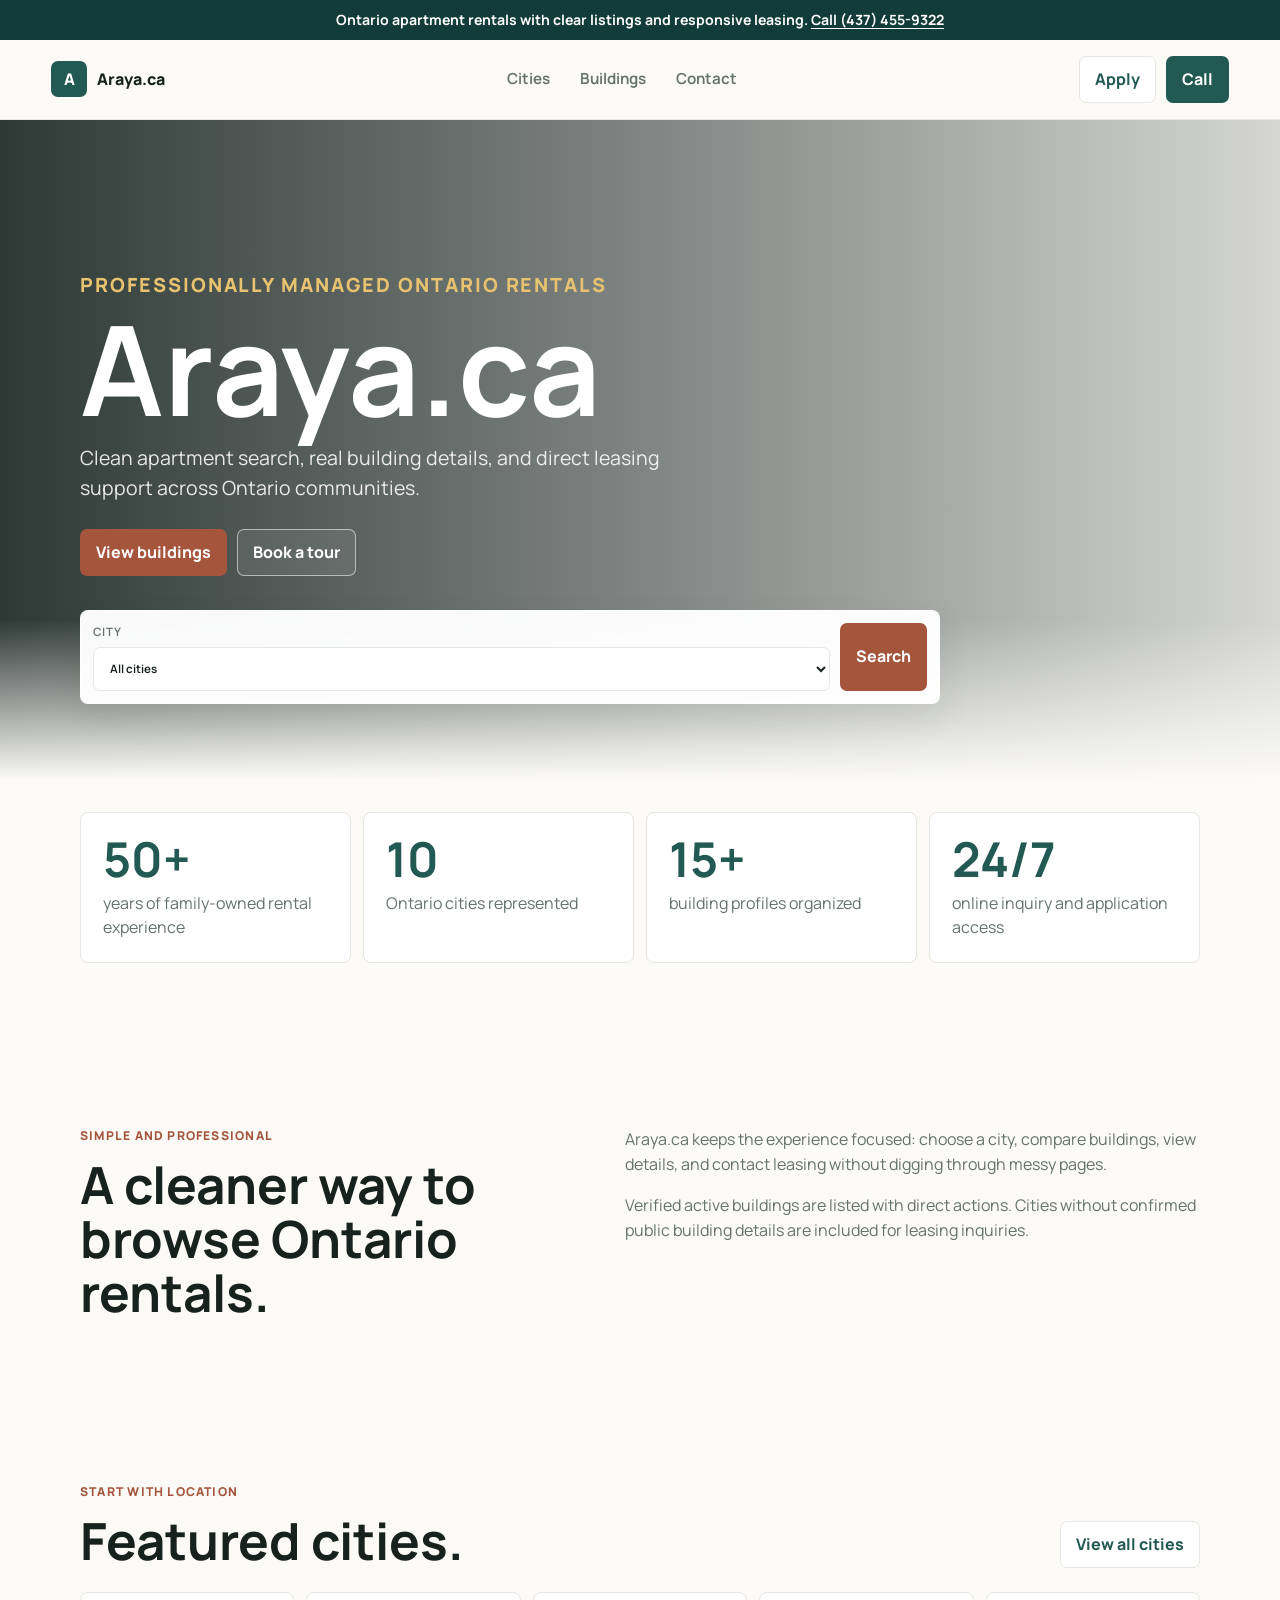
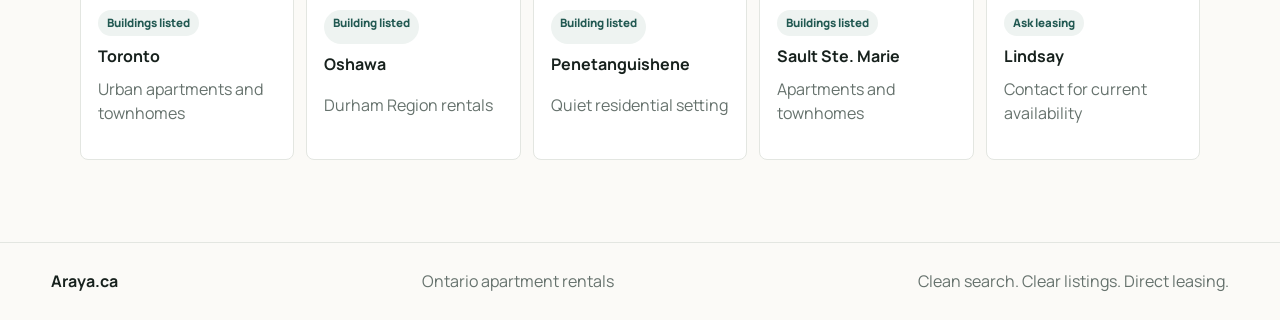
<file: index.html>
<!doctype html>
<html lang="en">
<head>
  <meta charset="utf-8" />
  <meta name="viewport" content="width=device-width, initial-scale=1" />
  <title>Araya.ca | Ontario Apartment Rentals</title>
  <meta
    name="description"
    content="Araya.ca helps renters find professionally managed apartments across Ontario."
  />
  <link rel="stylesheet" href="styles.css" />
</head>

<body data-page="home">
  <div class="topbar">
    Ontario apartment rentals with clear listings and responsive leasing.
    <a href="tel:437-455-9322">Call (437) 455-9322</a>
  </div>

  <header id="siteHeader"></header>

  <main>
    <section class="hero">
      <div class="hero-inner">
        <div class="hero-copy">
          <p class="eyebrow">Professionally managed Ontario rentals</p>
          <h1>Araya.ca</h1>
          <p>
            Clean apartment search, real building details, and direct leasing
            support across Ontario communities.
          </p>

          <div class="hero-actions">
            <a class="button primary" href="buildings.html">View buildings</a>
            <a class="button ghost" href="contact.html">Book a tour</a>
          </div>
        </div>

        <form class="search-panel" id="quickSearch">
          <label>
            City
            <select id="citySelect">
              <option value="all">All cities</option>
              <option value="toronto">Toronto</option>
              <option value="oshawa">Oshawa</option>
              <option value="penetanguishene">Penetanguishene</option>
              <option value="sault-ste-marie">Sault Ste. Marie</option>
              <option value="lindsay">Lindsay</option>
              <option value="guelph">Guelph</option>
              <option value="london">London</option>
              <option value="kitchener">Kitchener</option>
              <option value="cambridge">Cambridge</option>
              <option value="hamilton">Hamilton</option>
            </select>
          </label>

          <button class="button primary" type="submit">Search</button>
        </form>
      </div>
    </section>

    <section class="section stats">
      <div class="stat">
        <strong>50+</strong>
        <span>years of family-owned rental experience</span>
      </div>

      <div class="stat">
        <strong>10</strong>
        <span>Ontario cities represented</span>
      </div>

      <div class="stat">
        <strong>15+</strong>
        <span>building profiles organized</span>
      </div>

      <div class="stat">
        <strong>24/7</strong>
        <span>online inquiry and application access</span>
      </div>
    </section>

    <section class="section split">
      <div>
        <p class="eyebrow">Simple and professional</p>
        <h2>A cleaner way to browse Ontario rentals.</h2>
      </div>

      <div class="body-copy">
        <p>
          Araya.ca keeps the experience focused: choose a city, compare
          buildings, view details, and contact leasing without digging through
          messy pages.
        </p>

        <p>
          Verified active buildings are listed with direct actions. Cities
          without confirmed public building details are included for leasing
          inquiries.
        </p>
      </div>
    </section>

    <section class="section">
      <div class="section-heading">
        <div>
          <p class="eyebrow">Start with location</p>
          <h2>Featured cities.</h2>
        </div>

        <a class="button light" href="cities.html">View all cities</a>
      </div>

      <div class="city-grid" id="cityGrid"></div>
    </section>
  </main>

  <footer id="siteFooter"></footer>

  <script src="data.js"></script>
  <script src="app.js"></script>
</body>
</html>
</file>
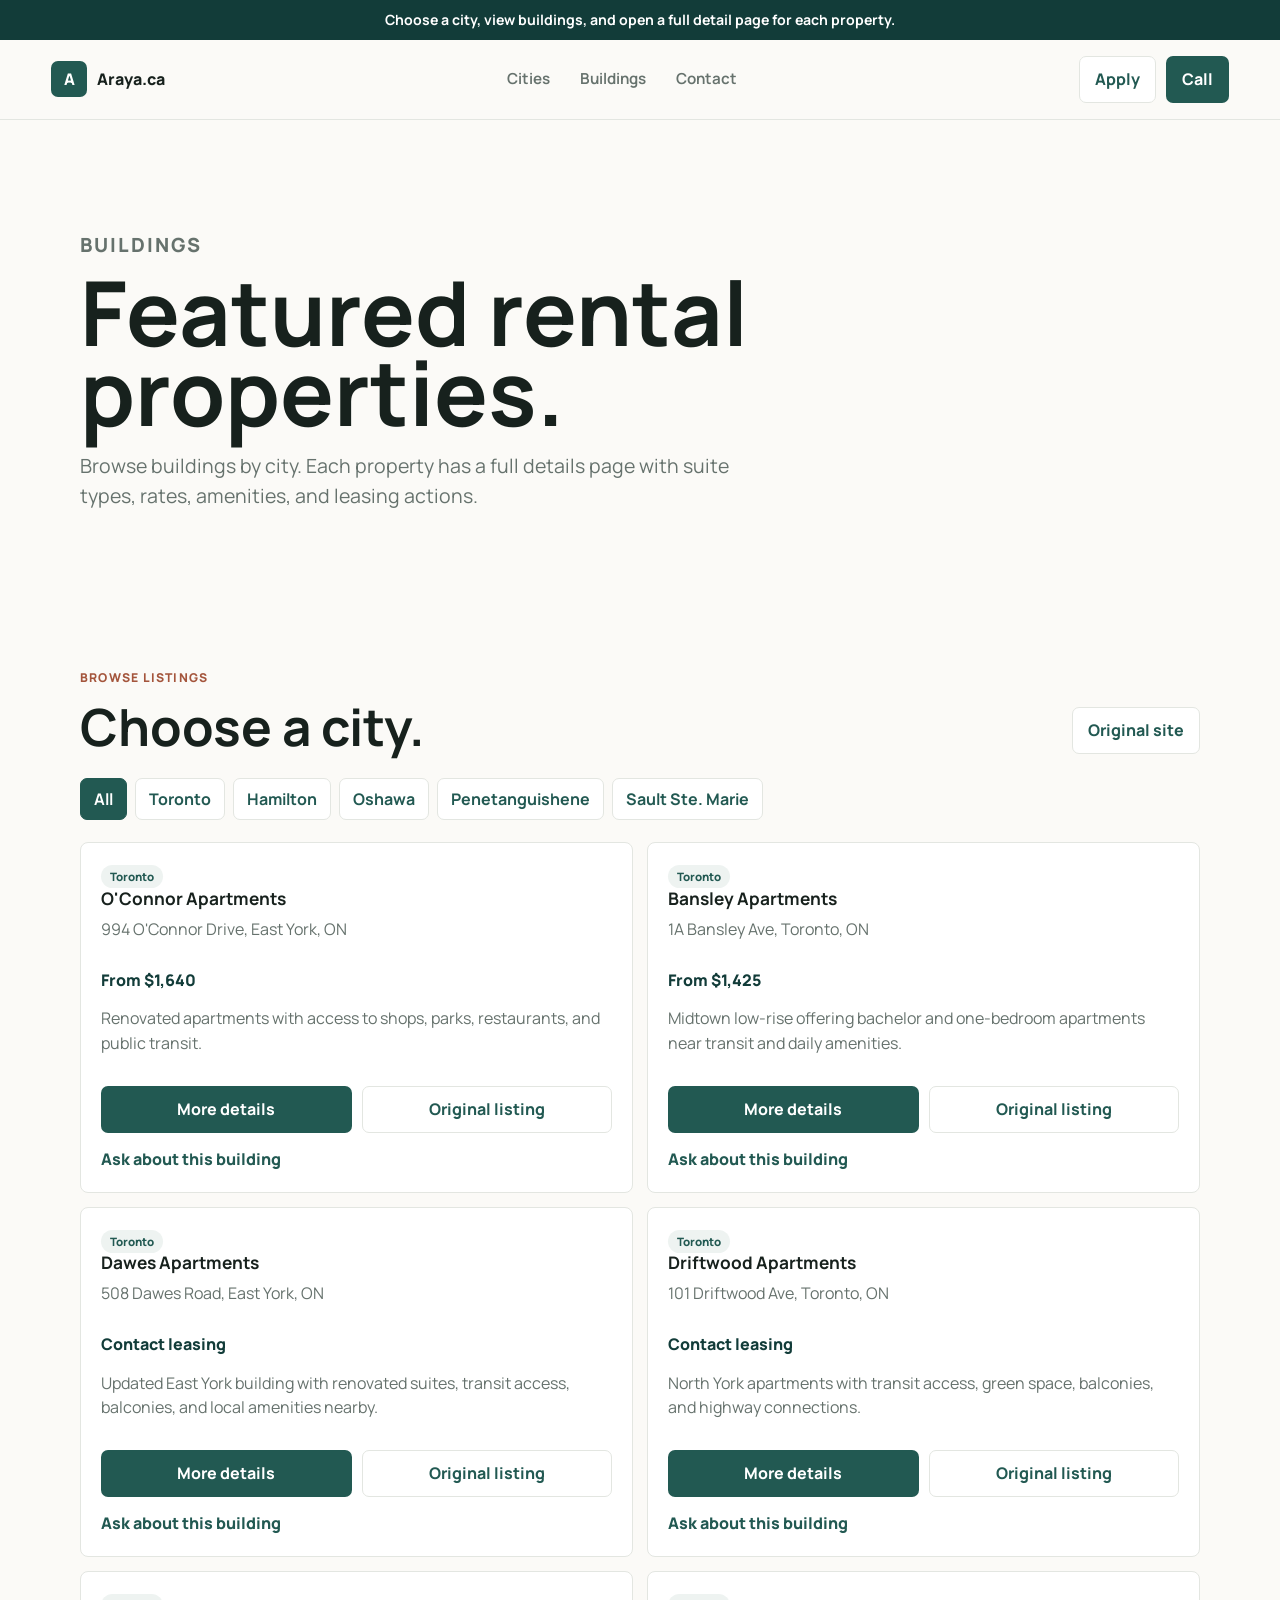
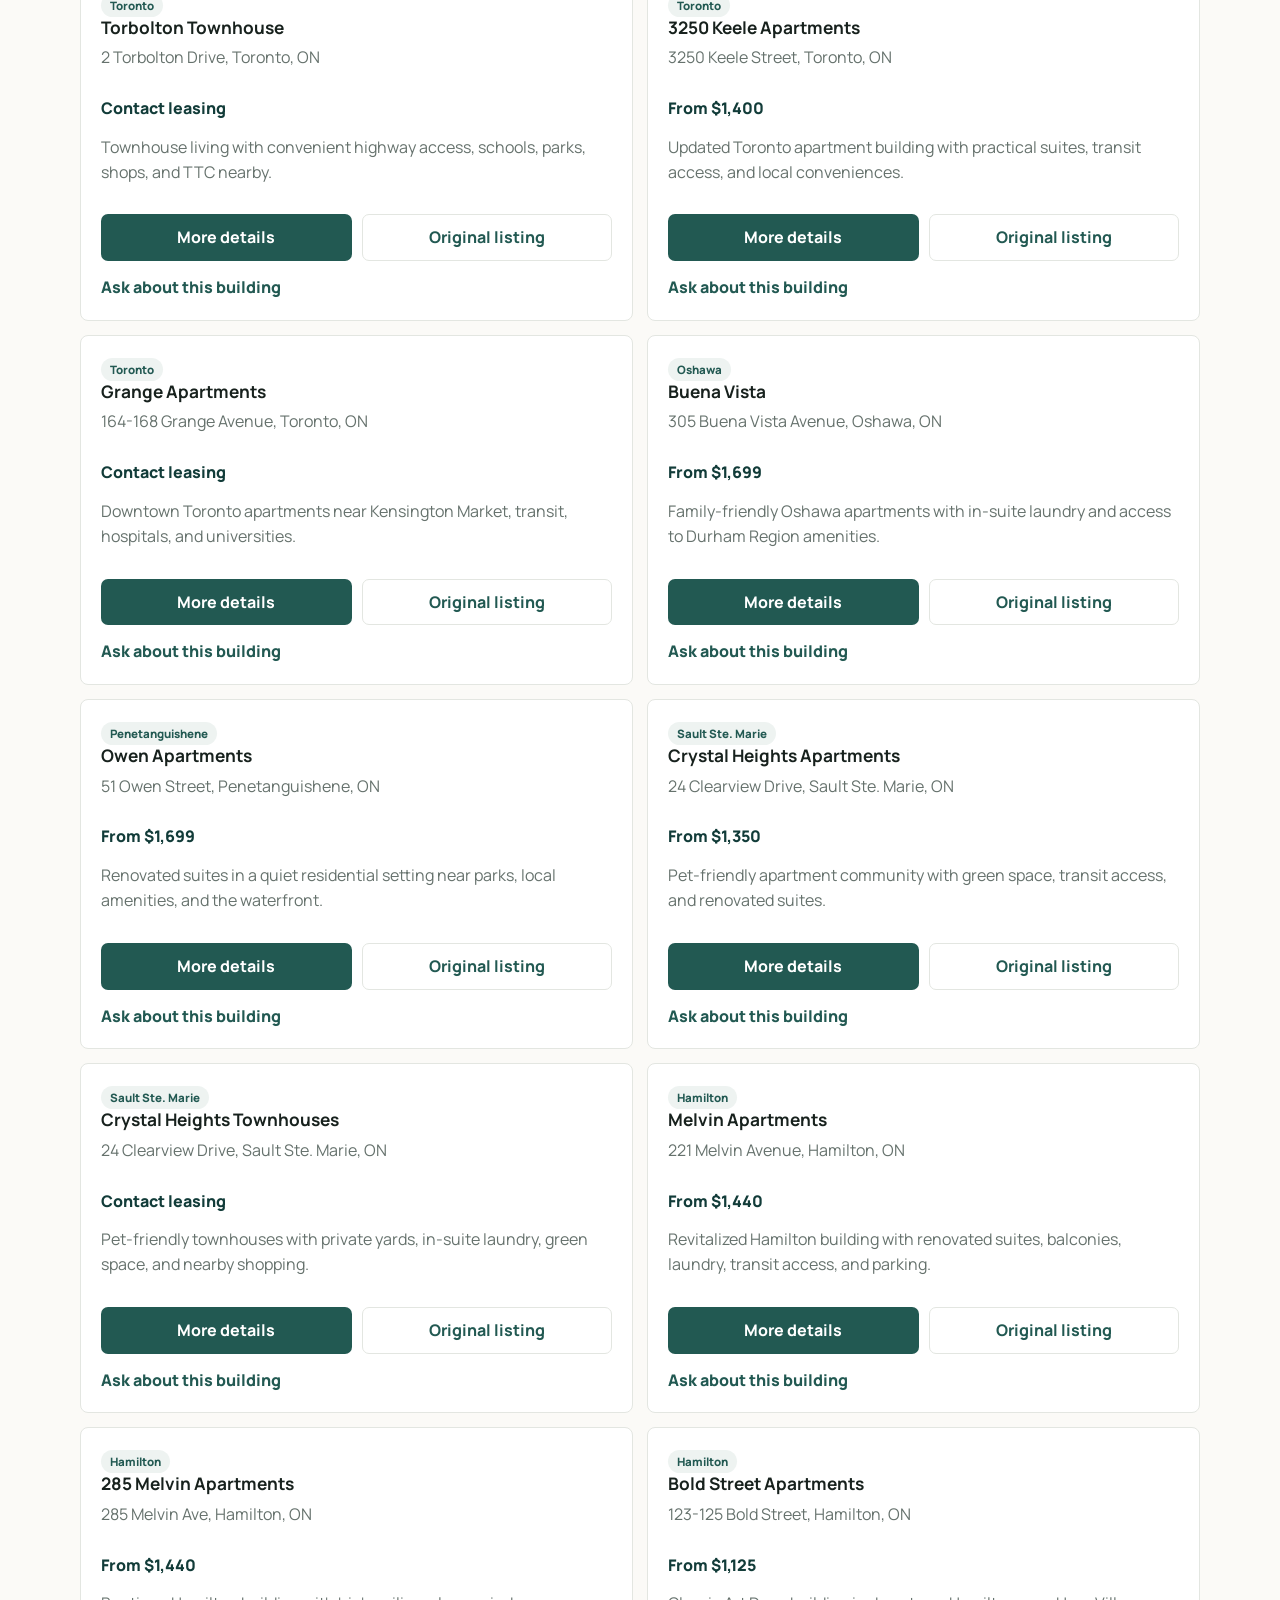
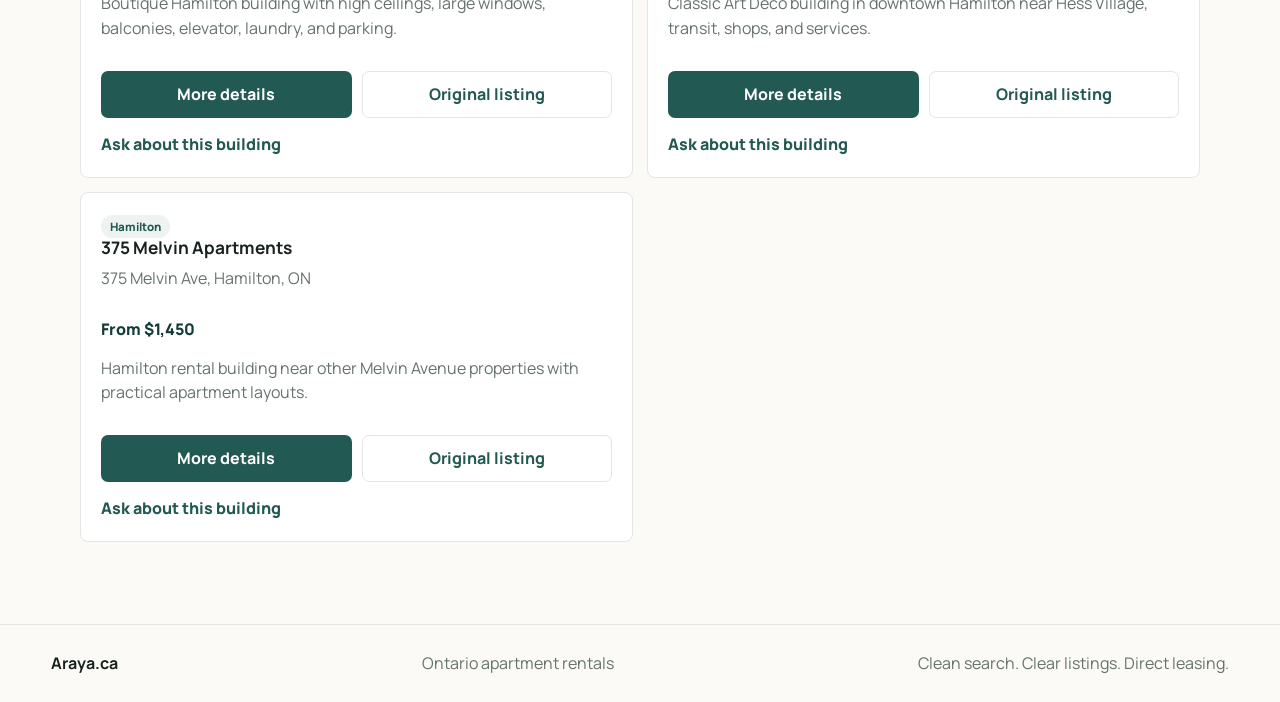
<file: buildings.html>
<!doctype html>
<html lang="en">
<head>
  <meta charset="utf-8" />
  <meta name="viewport" content="width=device-width, initial-scale=1" />
  <title>Buildings | Araya.ca</title>
  <meta
    name="description"
    content="Browse Araya.ca apartment buildings across Ontario."
  />
  <link rel="stylesheet" href="styles.css" />
</head>

<body data-page="buildings">
  <div class="topbar">
    Choose a city, view buildings, and open a full detail page for each property.
  </div>

  <header id="siteHeader"></header>

  <main>
    <section class="page-hero">
      <p class="eyebrow">Buildings</p>
      <h1>Featured rental properties.</h1>
      <p>
        Browse buildings by city. Each property has a full details page with
        suite types, rates, amenities, and leasing actions.
      </p>
    </section>

    <section class="section">
      <div class="section-heading">
        <div>
          <p class="eyebrow">Browse listings</p>
          <h2>Choose a city.</h2>
        </div>

        <a
          class="button light"
          href="https://www.familyproperties.ca/"
          target="_blank"
          rel="noreferrer"
        >
          Original site
        </a>
      </div>

      <div class="filters">
        <button class="filter active" type="button" data-filter="all">All</button>
        <button class="filter" type="button" data-filter="toronto">Toronto</button>
        <button class="filter" type="button" data-filter="hamilton">Hamilton</button>
        <button class="filter" type="button" data-filter="oshawa">Oshawa</button>
        <button class="filter" type="button" data-filter="penetanguishene">Penetanguishene</button>
        <button class="filter" type="button" data-filter="sault-ste-marie">Sault Ste. Marie</button>
      </div>

      <div class="buildings-grid" id="buildingGrid"></div>
    </section>
  </main>

  <footer id="siteFooter"></footer>

  <script src="data.js"></script>
  <script src="app.js"></script>
</body>
</html>
</file>
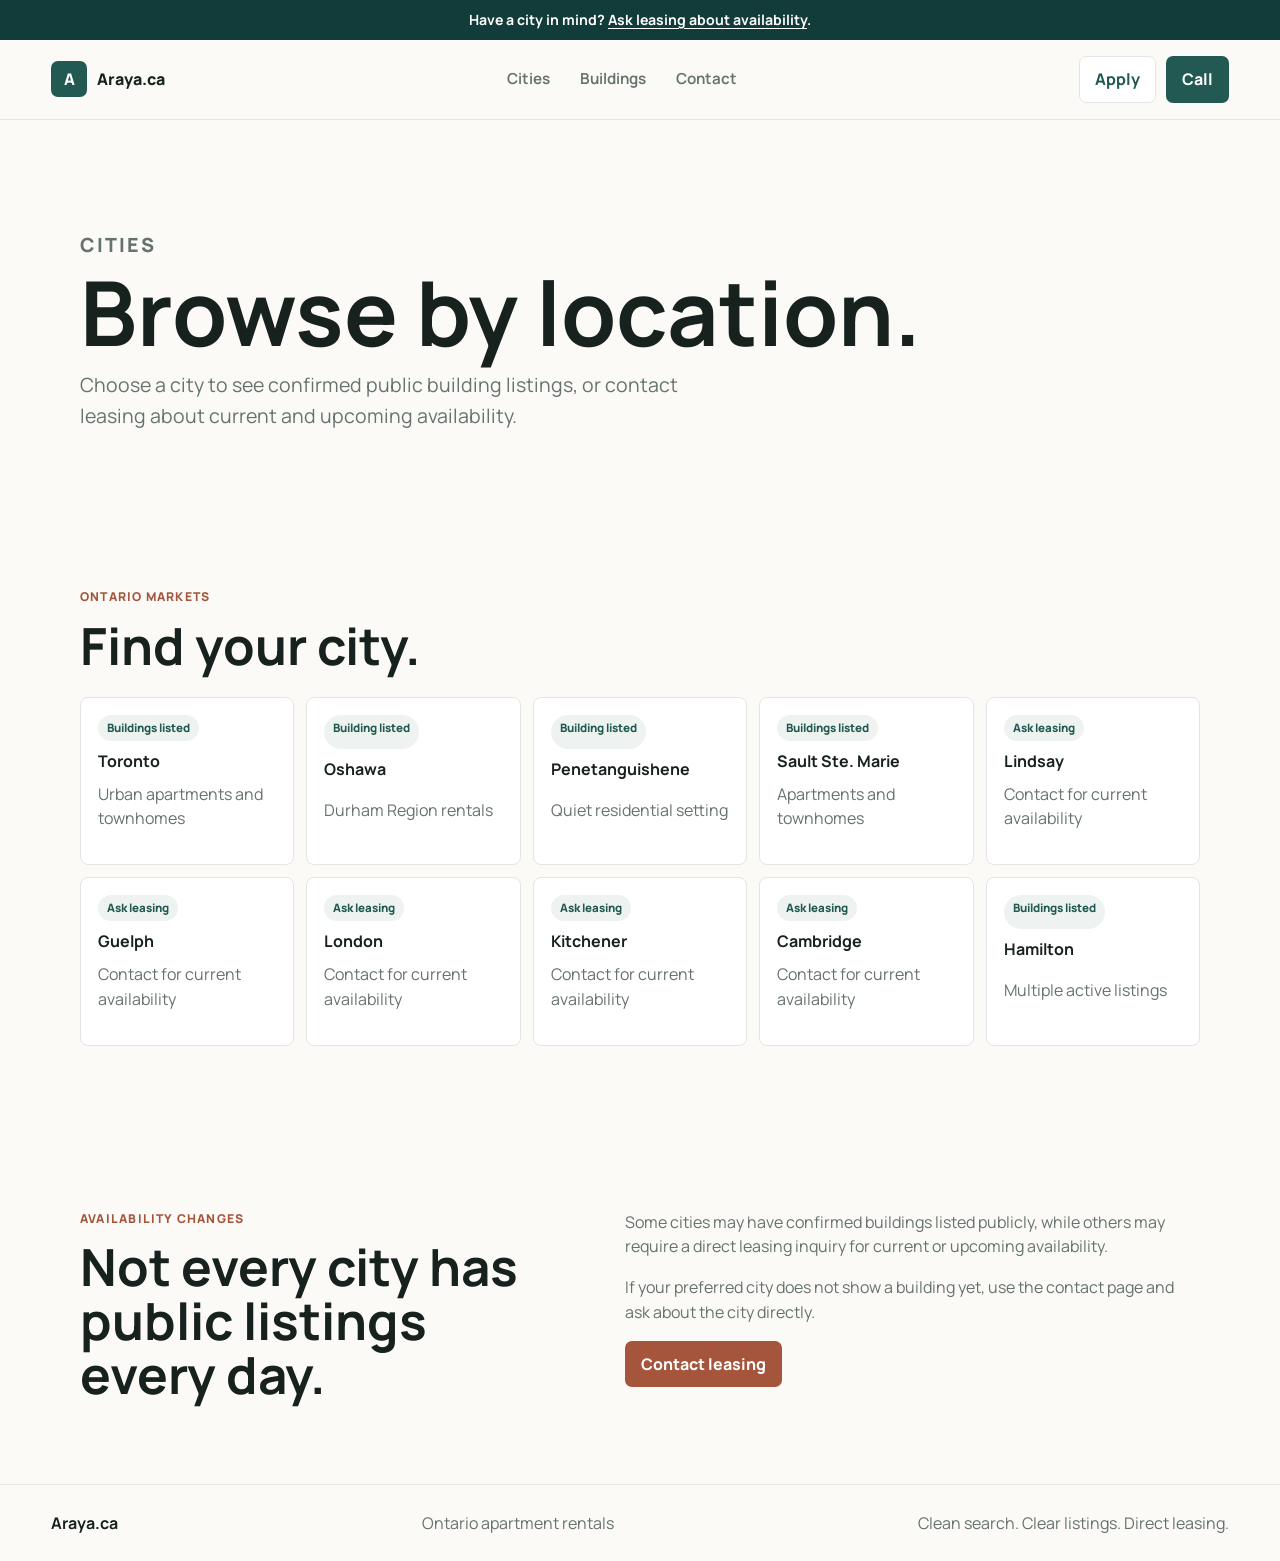
<file: cities.html>
<!doctype html>
<html lang="en">
<head>
  <meta charset="utf-8" />
  <meta name="viewport" content="width=device-width, initial-scale=1" />
  <title>Cities | Araya.ca</title>
  <meta
    name="description"
    content="Browse Araya.ca apartment rental cities across Ontario."
  />
  <link rel="stylesheet" href="styles.css" />
</head>

<body data-page="cities">
  <div class="topbar">
    Have a city in mind?
    <a href="contact.html">Ask leasing about availability</a>.
  </div>

  <header id="siteHeader"></header>

  <main>
    <section class="page-hero">
      <p class="eyebrow">Cities</p>
      <h1>Browse by location.</h1>
      <p>
        Choose a city to see confirmed public building listings, or contact
        leasing about current and upcoming availability.
      </p>
    </section>

    <section class="section">
      <div class="section-heading">
        <div>
          <p class="eyebrow">Ontario markets</p>
          <h2>Find your city.</h2>
        </div>
      </div>

      <div class="city-grid" id="cityGrid"></div>
    </section>

    <section class="section split">
      <div>
        <p class="eyebrow">Availability changes</p>
        <h2>Not every city has public listings every day.</h2>
      </div>

      <div class="body-copy">
        <p>
          Some cities may have confirmed buildings listed publicly, while others
          may require a direct leasing inquiry for current or upcoming
          availability.
        </p>

        <p>
          If your preferred city does not show a building yet, use the contact
          page and ask about the city directly.
        </p>

        <a class="button primary" href="contact.html">Contact leasing</a>
      </div>
    </section>
  </main>

  <footer id="siteFooter"></footer>

  <script src="data.js"></script>
  <script src="app.js"></script>
</body>
</html>
</file>
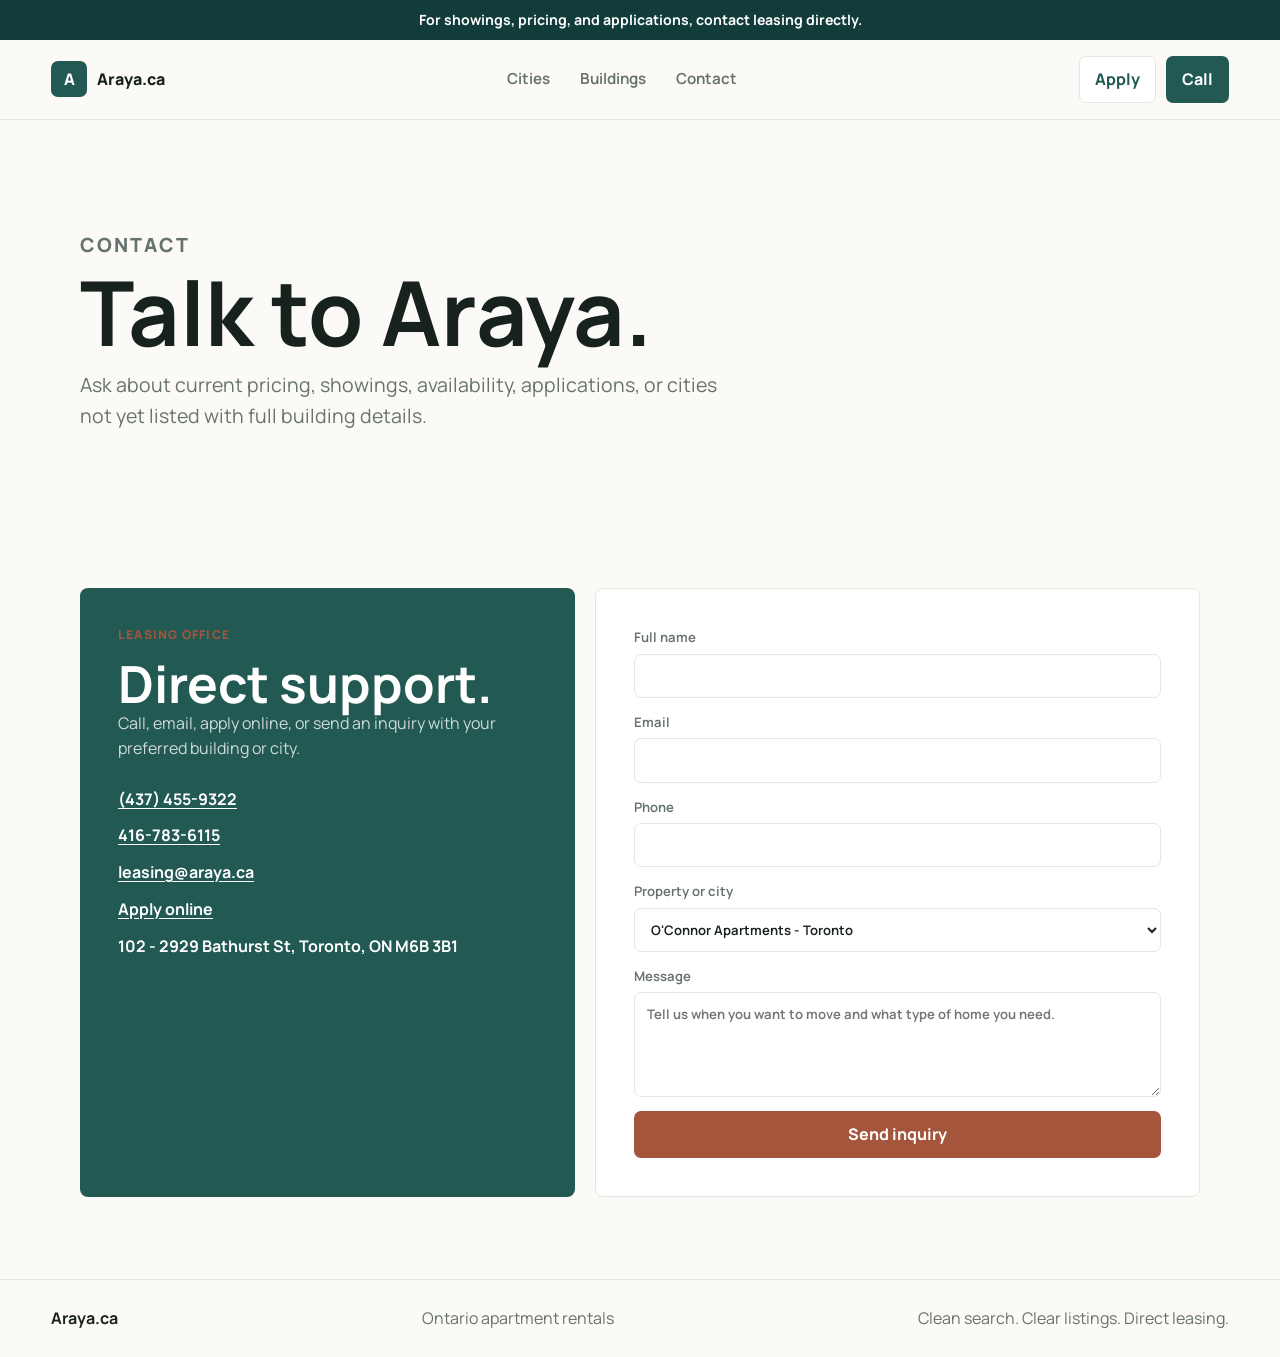
<file: contacts.html>
<!doctype html>
<html lang="en">
<head>
  <meta charset="utf-8" />
  <meta name="viewport" content="width=device-width, initial-scale=1" />
  <title>Contact | Araya.ca</title>
  <meta
    name="description"
    content="Contact Araya.ca leasing for Ontario apartment availability, applications, showings, and rental questions."
  />
  <link rel="stylesheet" href="styles.css" />
</head>

<body data-page="contact">
  <div class="topbar">
    For showings, pricing, and applications, contact leasing directly.
  </div>

  <header id="siteHeader"></header>

  <main>
    <section class="page-hero">
      <p class="eyebrow">Contact</p>
      <h1>Talk to Araya.</h1>
      <p>
        Ask about current pricing, showings, availability, applications, or
        cities not yet listed with full building details.
      </p>
    </section>

    <section class="section contact">
      <div class="contact-panel">
        <p class="eyebrow">Leasing office</p>
        <h2>Direct support.</h2>

        <p class="muted">
          Call, email, apply online, or send an inquiry with your preferred
          building or city.
        </p>

        <div class="contact-links">
          <a href="tel:437-455-9322">(437) 455-9322</a>
          <a href="tel:416-783-6115">416-783-6115</a>
          <a href="mailto:leasing@araya.ca">leasing@araya.ca</a>
          <a
            href="https://secured-forms.com/reply-to/family-properties"
            target="_blank"
            rel="noreferrer"
          >
            Apply online
          </a>
          <span>102 - 2929 Bathurst St, Toronto, ON M6B 3B1</span>
        </div>
      </div>

      <form
        class="contact-form"
        action="mailto:leasing@araya.ca"
        method="post"
        enctype="text/plain"
      >
        <label>
          Full name
          <input name="name" autocomplete="name" required />
        </label>

        <label>
          Email
          <input name="email" type="email" autocomplete="email" required />
        </label>

        <label>
          Phone
          <input name="phone" type="tel" autocomplete="tel" />
        </label>

        <label>
          Property or city
          <select name="property" id="propertySelect"></select>
        </label>

        <label>
          Message
          <textarea
            name="message"
            rows="4"
            placeholder="Tell us when you want to move and what type of home you need."
          ></textarea>
        </label>

        <button class="button primary" type="submit">
          Send inquiry
        </button>
      </form>
    </section>
  </main>

  <footer id="siteFooter"></footer>

  <script src="data.js"></script>
  <script src="app.js"></script>
</body>
</html>
</file>
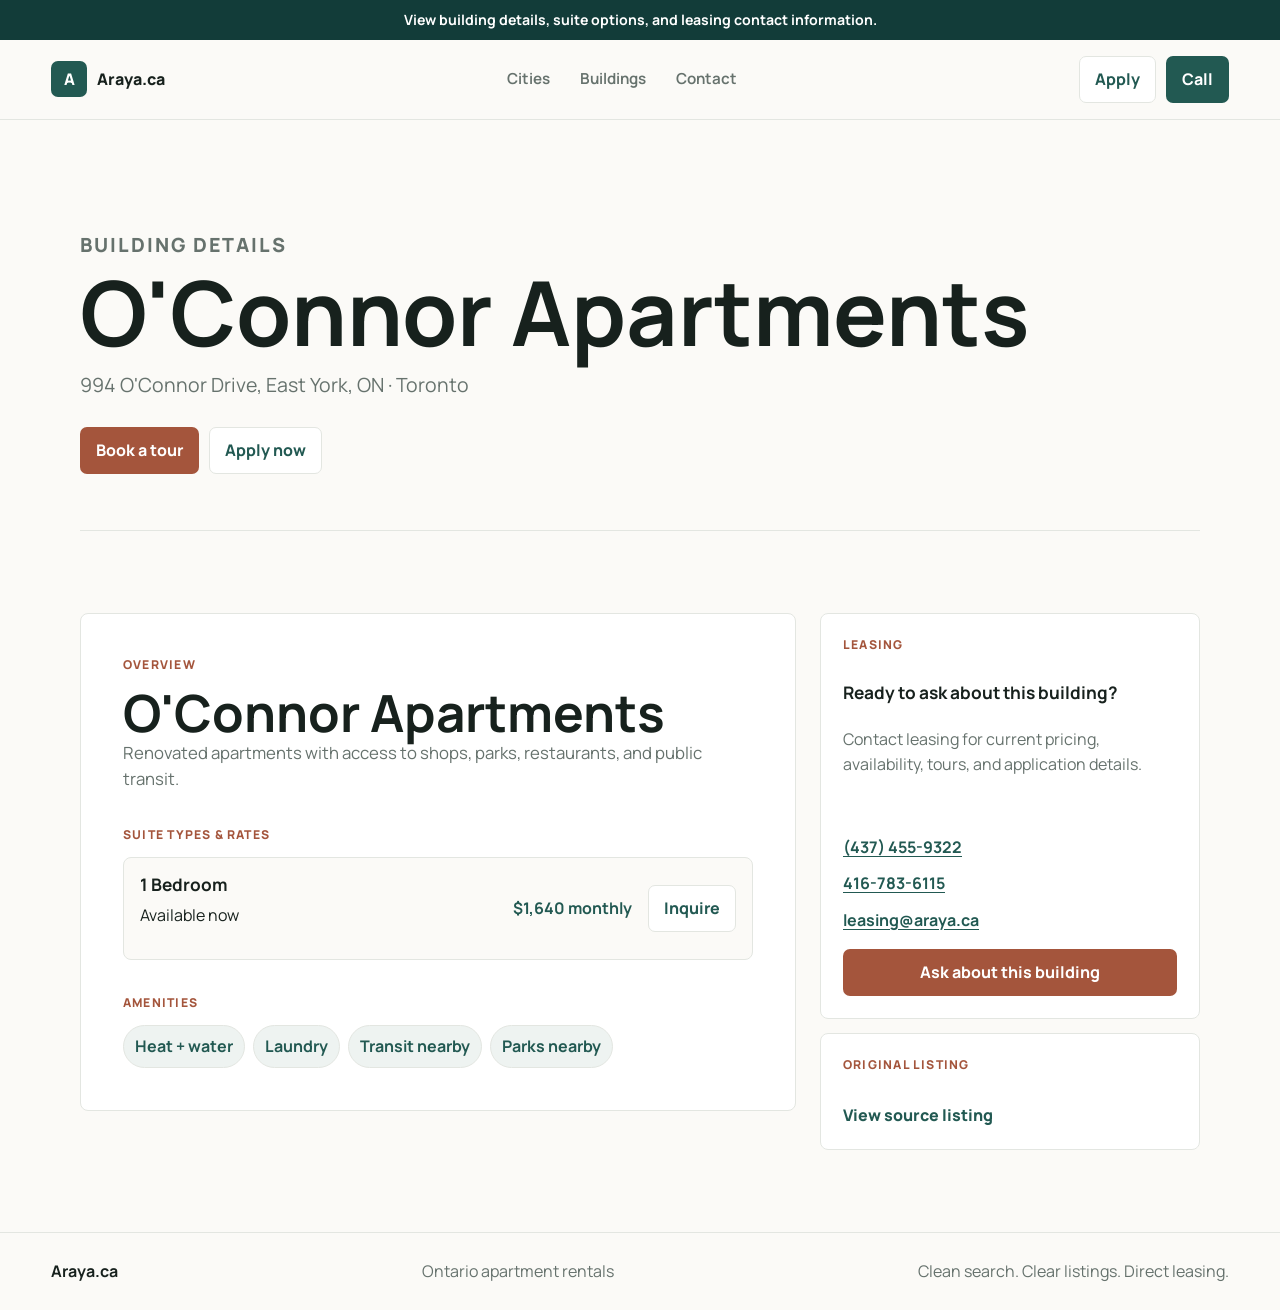
<file: details.html>
<!doctype html>
<html lang="en">
<head>
  <meta charset="utf-8" />
  <meta name="viewport" content="width=device-width, initial-scale=1" />
  <title>Building Details | Araya.ca</title>
  <meta
    name="description"
    content="View Araya.ca building details, suite types, rates, amenities, and leasing contact information."
  />
  <link rel="stylesheet" href="styles.css" />
</head>

<body data-page="details">
  <div class="topbar">
    View building details, suite options, and leasing contact information.
  </div>

  <header id="siteHeader"></header>

  <main>
    <section class="page-hero detail-hero">
      <p class="eyebrow">Building details</p>
      <h1 id="detailTitle">Building</h1>
      <p id="detailAddress"></p>

      <div class="hero-actions">
        <a class="button primary" id="detailContact" href="contact.html">Book a tour</a>
        <a
          class="button light"
          href="https://secured-forms.com/reply-to/family-properties"
          target="_blank"
          rel="noreferrer"
        >
          Apply now
        </a>
      </div>
    </section>

    <section class="section detail-layout">
      <article class="detail-main">
        <p class="eyebrow">Overview</p>
        <h2 id="detailName">Property overview</h2>
        <p class="detail-copy" id="detailSummary"></p>

        <div class="detail-block">
          <p class="eyebrow">Suite types & rates</p>
          <div class="detail-suites" id="detailSuites"></div>
        </div>

        <div class="detail-block">
          <p class="eyebrow">Amenities</p>
          <div class="amenity-grid" id="detailAmenities"></div>
        </div>
      </article>

      <aside class="detail-sidebar">
        <div class="sidebar-card">
          <p class="eyebrow">Leasing</p>
          <h3>Ready to ask about this building?</h3>
          <p class="muted">
            Contact leasing for current pricing, availability, tours, and application details.
          </p>

          <div class="contact-links dark-links">
            <a href="tel:437-455-9322">(437) 455-9322</a>
            <a href="tel:416-783-6115">416-783-6115</a>
            <a href="mailto:leasing@araya.ca">leasing@araya.ca</a>
          </div>

          <a class="button primary full" id="sidebarContact" href="contact.html">
            Ask about this building
          </a>
        </div>

        <div class="sidebar-card">
          <p class="eyebrow">Original listing</p>
          <a class="text-link" id="originalListing" href="#" target="_blank" rel="noreferrer">
            View source listing
          </a>
        </div>
      </aside>
    </section>
  </main>

  <footer id="siteFooter"></footer>

  <script src="data.js"></script>
  <script src="app.js"></script>
</body>
</html>
</file>
<file: styles.css>
@import url("https://fonts.googleapis.com/css2?family=Manrope:wght@400;500;600;700;800&display=swap");

:root {
  --ink: #17211d;
  --muted: #66726d;
  --paper: #fbfaf7;
  --white: #ffffff;
  --line: #e3e6e1;
  --green: #225952;
  --deep: #123c39;
  --clay: #a4553c;
  --soft: #eef3f1;
  --shadow: 0 14px 34px rgba(23, 33, 29, 0.08);
}

* {
  box-sizing: border-box;
}

html {
  scroll-behavior: smooth;
}

body {
  margin: 0;
  color: var(--ink);
  background: var(--paper);
  font-family: "Manrope", system-ui, -apple-system, BlinkMacSystemFont, "Segoe UI", sans-serif;
  line-height: 1.55;
}

a {
  color: inherit;
  text-decoration: none;
}

button,
input,
select,
textarea {
  font: inherit;
}

.topbar {
  padding: 9px 18px;
  color: #fff;
  background: var(--deep);
  text-align: center;
  font-size: 0.88rem;
  font-weight: 700;
}

.topbar a,
.contact-links a {
  text-decoration: underline;
  text-underline-offset: 3px;
}

header {
  position: sticky;
  top: 0;
  z-index: 20;
  display: flex;
  align-items: center;
  justify-content: space-between;
  gap: 24px;
  padding: 16px clamp(18px, 4vw, 56px);
  background: rgba(251, 250, 247, 0.95);
  border-bottom: 1px solid var(--line);
  backdrop-filter: blur(16px);
}

.brand {
  display: inline-flex;
  align-items: center;
  gap: 10px;
  font-weight: 800;
}

.brand-mark {
  display: grid;
  width: 36px;
  height: 36px;
  place-items: center;
  color: #fff;
  background: var(--green);
  border-radius: 7px;
}

nav {
  display: flex;
  align-items: center;
  gap: clamp(14px, 3vw, 30px);
  color: var(--muted);
  font-size: 0.95rem;
  font-weight: 650;
}

nav a:hover,
.text-link:hover {
  color: var(--clay);
}

.header-actions {
  display: flex;
  align-items: center;
  gap: 10px;
}

.button {
  display: inline-flex;
  align-items: center;
  justify-content: center;
  min-height: 42px;
  padding: 10px 15px;
  border: 1px solid transparent;
  border-radius: 7px;
  cursor: pointer;
  font-weight: 750;
  text-align: center;
}

.button.primary {
  color: #fff;
  background: var(--clay);
}

.button.dark {
  color: #fff;
  background: var(--green);
}

.button.light {
  color: var(--green);
  background: #fff;
  border-color: var(--line);
}

.button.ghost {
  color: #fff;
  border-color: rgba(255, 255, 255, 0.55);
  background: rgba(255, 255, 255, 0.08);
}

.hero {
  min-height: 660px;
  position: relative;
  display: grid;
  align-items: end;
  isolation: isolate;
  overflow: hidden;
}

.hero::before {
  content: "";
  position: absolute;
  inset: 0;
  z-index: -2;
  background:
    linear-gradient(90deg, rgba(12, 25, 22, 0.86), rgba(12, 25, 22, 0.52), rgba(12, 25, 22, 0.16)),
    url("https://images.unsplash.com/photo-1600607687920-4e2a09cf159d?auto=format&fit=crop&w=1900&q=85") center / cover;
}

.hero::after {
  content: "";
  position: absolute;
  inset: auto 0 0;
  z-index: -1;
  height: 160px;
  background: linear-gradient(0deg, var(--paper), rgba(251, 250, 247, 0));
}

.hero-inner,
.section,
.page-hero {
  width: min(1120px, calc(100% - 40px));
  margin: 0 auto;
}

.hero-inner {
  margin-bottom: 76px;
  color: #fff;
}

.hero-copy {
  max-width: 690px;
}

.page-hero {
  padding: clamp(64px, 9vw, 110px) 0 clamp(30px, 5vw, 56px);
}

.eyebrow {
  margin: 0 0 12px;
  color: var(--clay);
  font-size: 0.76rem;
  font-weight: 800;
  letter-spacing: 0.1em;
  text-transform: uppercase;
}

.hero .eyebrow {
  color: #e7c26f;
}

h1,
h2,
h3,
p {
  margin-top: 0;
}

h1 {
  margin-bottom: 18px;
  font-size: clamp(3.5rem, 10vw, 7.8rem);
  line-height: 0.9;
  letter-spacing: 0;
}

.page-hero h1 {
  font-size: clamp(2.6rem, 7vw, 5.8rem);
}

h2 {
  margin-bottom: 0;
  font-size: clamp(1.9rem, 4vw, 3.5rem);
  line-height: 1.05;
  letter-spacing: 0;
}

h3 {
  margin-bottom: 7px;
  font-size: 1.08rem;
  line-height: 1.25;
}

.hero p,
.page-hero p {
  max-width: 650px;
  color: rgba(255, 255, 255, 0.88);
  font-size: clamp(1.02rem, 1.7vw, 1.22rem);
}

.page-hero p {
  color: var(--muted);
}

.hero-actions {
  display: flex;
  flex-wrap: wrap;
  gap: 10px;
  margin-top: 26px;
}

.search-panel {
  display: grid;
  grid-template-columns: 1.1fr 1fr auto;
  gap: 10px;
  width: min(860px, 100%);
  margin-top: 34px;
  padding: 12px;
  background: rgba(255, 255, 255, 0.97);
  border: 1px solid rgba(255, 255, 255, 0.62);
  border-radius: 8px;
  box-shadow: var(--shadow);
}

label {
  display: grid;
  gap: 6px;
  color: var(--muted);
  font-size: 0.82rem;
  font-weight: 650;
}

.search-panel label {
  font-size: 0.72rem;
  letter-spacing: 0.08em;
  text-transform: uppercase;
}

select,
input,
textarea {
  width: 100%;
  min-height: 44px;
  padding: 11px 12px;
  color: var(--ink);
  background: #fff;
  border: 1px solid var(--line);
  border-radius: 7px;
}

textarea {
  resize: vertical;
}

.section {
  padding: clamp(48px, 7vw, 82px) 0;
}

.stats {
  display: grid;
  grid-template-columns: repeat(4, minmax(0, 1fr));
  gap: 12px;
  padding-top: 32px;
}

.stat {
  min-height: 120px;
  padding: 22px;
  background: #fff;
  border: 1px solid var(--line);
  border-radius: 8px;
}

.stat strong {
  display: block;
  margin-bottom: 8px;
  color: var(--green);
  font-size: clamp(1.8rem, 4vw, 3rem);
  line-height: 1;
}

.muted,
.stat span,
.building-card p,
.city-card p,
.step p,
.suite-row p,
.empty-state {
  color: var(--muted);
}

.split {
  display: grid;
  grid-template-columns: 0.9fr 1.1fr;
  gap: clamp(28px, 6vw, 74px);
  align-items: start;
}

.body-copy {
  color: var(--muted);
  font-size: 1rem;
}

.section-heading {
  display: flex;
  align-items: end;
  justify-content: space-between;
  gap: 24px;
  margin-bottom: 24px;
}

.section-heading > div {
  max-width: 700px;
}

.city-grid {
  display: grid;
  grid-template-columns: repeat(5, minmax(0, 1fr));
  gap: 12px;
}

.city-card {
  display: grid;
  gap: 8px;
  min-height: 124px;
  padding: 17px;
  background: #fff;
  border: 1px solid var(--line);
  border-radius: 8px;
  text-align: left;
}

.city-card:hover,
.building-card:hover {
  border-color: rgba(31, 90, 84, 0.45);
  box-shadow: var(--shadow);
}

.city-card span,
.pill {
  width: max-content;
  padding: 4px 9px;
  color: var(--green);
  background: var(--soft);
  border-radius: 999px;
  font-size: 0.72rem;
  font-weight: 800;
}

.filters {
  display: flex;
  flex-wrap: wrap;
  gap: 8px;
  margin-bottom: 22px;
}

.filter {
  min-height: 38px;
  padding: 8px 13px;
  color: var(--green);
  background: #fff;
  border: 1px solid var(--line);
  border-radius: 7px;
  cursor: pointer;
  font-weight: 700;
}

.filter.active {
  color: #fff;
  background: var(--green);
  border-color: var(--green);
}

.buildings-grid {
  display: grid;
  grid-template-columns: repeat(2, minmax(0, 1fr));
  gap: 14px;
}

.building-card {
  display: grid;
  gap: 14px;
  padding: 20px;
  background: #fff;
  border: 1px solid var(--line);
  border-radius: 8px;
}

.card-top {
  display: grid;
  gap: 10px;
}

.price {
  color: var(--deep);
  font-weight: 800;
}

.features {
  display: none;
}

.modal-body .features {
  display: flex;
  flex-wrap: wrap;
  gap: 7px;
  padding: 0;
  margin: 0;
  list-style: none;
}

.modal-body .features li {
  padding: 6px 9px;
  color: var(--muted);
  background: var(--soft);
  border: 1px solid var(--line);
  border-radius: 999px;
  font-size: 0.82rem;
  font-weight: 650;
}

.card-actions {
  display: grid;
  grid-template-columns: 1fr 1fr;
  gap: 10px;
}

.text-link {
  color: var(--green);
  font-weight: 800;
}

.availability {
  display: none;
}

.suite-row {
  display: grid;
  grid-template-columns: 1fr auto auto;
  gap: 16px;
  align-items: center;
  padding: 14px;
  background: #fff;
  border: 1px solid var(--line);
  border-radius: 8px;
}

.suite-row strong {
  color: var(--green);
}

.empty-state {
  padding: 22px;
  background: #fff;
  border: 1px dashed var(--line);
  border-radius: 8px;
  font-weight: 650;
}

.steps {
  display: grid;
  grid-template-columns: repeat(3, minmax(0, 1fr));
  gap: 14px;
}

.step {
  padding: 22px;
  background: var(--soft);
  border-radius: 8px;
}

.step span {
  display: inline-block;
  margin-bottom: 28px;
  color: var(--clay);
  font-weight: 800;
}

.contact {
  display: grid;
  grid-template-columns: 0.9fr 1.1fr;
  gap: 20px;
  align-items: stretch;
}

.contact-panel,
.contact-form {
  padding: clamp(24px, 4vw, 38px);
  border-radius: 8px;
}

.contact-panel {
  color: #fff;
  background: var(--green);
}

.contact-panel .muted {
  color: rgba(255, 255, 255, 0.78);
}

.contact-links {
  display: grid;
  gap: 12px;
  margin-top: 26px;
  font-weight: 700;
}

.contact-form {
  display: grid;
  gap: 14px;
  background: #fff;
  border: 1px solid var(--line);
}

footer {
  display: flex;
  justify-content: space-between;
  gap: 18px;
  padding: 26px clamp(18px, 4vw, 56px);
  color: var(--muted);
  border-top: 1px solid var(--line);
}

footer strong {
  color: var(--ink);
}

dialog {
  width: min(680px, calc(100% - 28px));
  padding: 0;
  border: 0;
  border-radius: 8px;
  box-shadow: var(--shadow);
}

dialog::backdrop {
  background: rgba(10, 22, 20, 0.56);
}

.modal-head {
  display: flex;
  justify-content: space-between;
  gap: 18px;
  padding: 22px 24px;
  color: #fff;
  background: var(--green);
}

.modal-head .eyebrow {
  color: #e7c26f;
}

.modal-head button {
  width: 36px;
  height: 36px;
  color: #fff;
  background: rgba(255, 255, 255, 0.14);
  border: 0;
  border-radius: 8px;
  cursor: pointer;
  font-size: 1.25rem;
}

.modal-body {
  display: grid;
  gap: 16px;
  padding: 24px;
  background: #fff;
}

.modal-suite {
  display: flex;
  justify-content: space-between;
  gap: 16px;
  padding: 13px;
  background: var(--soft);
  border: 1px solid var(--line);
  border-radius: 8px;
}

.modal-suite strong {
  color: var(--green);
}

@media (max-width: 980px) {
  header {
    align-items: flex-start;
    flex-direction: column;
    gap: 12px;
  }

  nav {
    width: 100%;
    justify-content: space-between;
    overflow-x: auto;
    padding-bottom: 4px;
  }

  .header-actions {
    position: absolute;
    top: 54px;
    right: 18px;
  }

  .header-actions .button.light {
    display: none;
  }

  .search-panel,
  .split,
  .contact,
  .stats,
  .buildings-grid,
  .steps {
    grid-template-columns: 1fr;
  }

  .city-grid {
    grid-template-columns: repeat(2, minmax(0, 1fr));
  }

  .section-heading {
    display: grid;
    align-items: start;
  }
}

@media (max-width: 600px) {
  .topbar {
    display: block;
  }

  .header-actions {
    display: none;
  }

  .hero {
    min-height: 660px;
  }

  .hero-inner,
  .section,
  .page-hero {
    width: min(100% - 28px, 1120px);
  }

  .hero-inner {
    margin-bottom: 60px;
  }

  .search-panel {
    padding: 10px;
  }

  .city-grid,
  footer {
    display: grid;
    grid-template-columns: 1fr;
  }

  .card-actions {
    grid-template-columns: 1fr;
  }

  .modal-suite {
    display: grid;
  }
}
.search-panel {
  grid-template-columns: 1fr auto;
}

.detail-hero {
  border-bottom: 1px solid var(--line);
}

.detail-layout {
  display: grid;
  grid-template-columns: minmax(0, 1.4fr) 380px;
  gap: 24px;
  align-items: start;
}

.detail-main,
.sidebar-card {
  background: var(--white);
  border: 1px solid var(--line);
  border-radius: 8px;
}

.detail-main {
  padding: clamp(24px, 4vw, 42px);
}

.detail-copy {
  max-width: 760px;
  color: var(--muted);
  font-size: 1.05rem;
}

.detail-block {
  margin-top: 34px;
}

.detail-suites {
  display: grid;
  gap: 12px;
}

.detail-suite {
  display: grid;
  grid-template-columns: 1fr auto auto;
  gap: 16px;
  align-items: center;
  padding: 16px;
  background: var(--paper);
  border: 1px solid var(--line);
  border-radius: 8px;
}

.detail-suite strong {
  color: var(--green);
}

.amenity-grid {
  display: flex;
  flex-wrap: wrap;
  gap: 8px;
}

.amenity-grid span {
  padding: 8px 11px;
  color: var(--green);
  background: var(--soft);
  border: 1px solid var(--line);
  border-radius: 999px;
  font-weight: 700;
}

.detail-sidebar {
  display: grid;
  gap: 14px;
  position: sticky;
  top: 96px;
}

.sidebar-card {
  display: grid;
  gap: 16px;
  padding: 22px;
}

.dark-links a {
  color: var(--green);
}

.full {
  width: 100%;
}

@media (max-width: 980px) {
  .detail-layout {
    grid-template-columns: 1fr;
  }

  .detail-sidebar {
    position: static;
  }

  .detail-suite {
    grid-template-columns: 1fr;
  }

  .search-panel {
    grid-template-columns: 1fr;
  }
}
</file>
